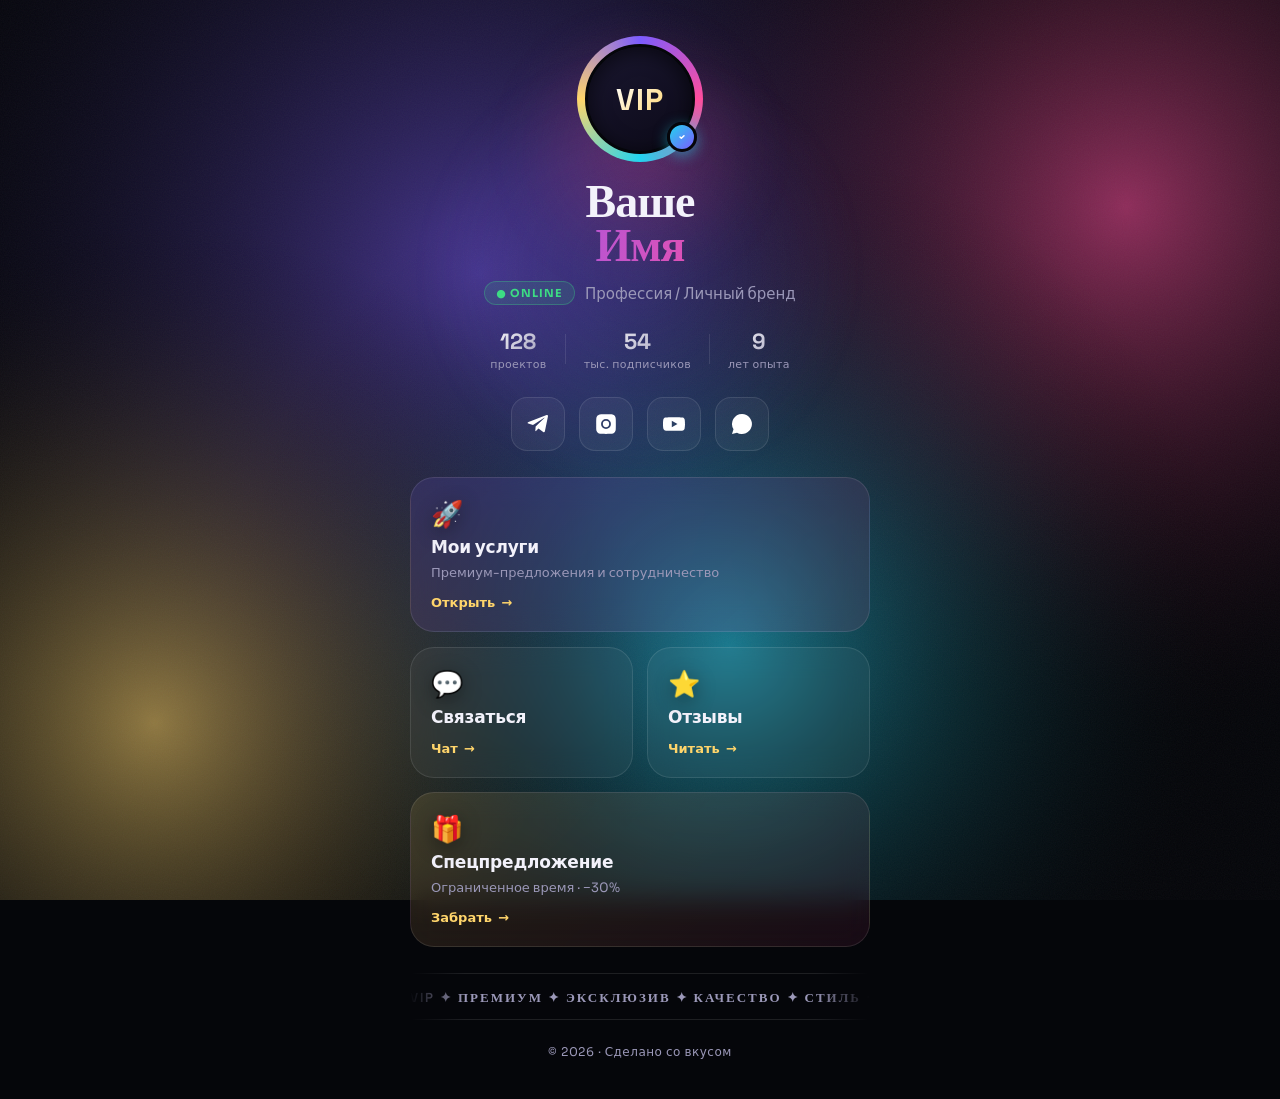
<file: taplink/index.html>
<!DOCTYPE html>
<html lang="ru">
<head>
<meta charset="UTF-8" />
<meta name="viewport" content="width=device-width, initial-scale=1.0, viewport-fit=cover" />
<title>VIP · Link in Bio</title>
<link rel="preconnect" href="https://fonts.googleapis.com" />
<link rel="preconnect" href="https://fonts.gstatic.com" crossorigin />
<link href="https://fonts.googleapis.com/css2?family=Sora:wght@400;500;600;700;800&family=Space+Grotesk:wght@500;600;700&display=swap" rel="stylesheet" />
<link rel="stylesheet" href="style.css" />
</head>
<body>

<!-- WebGL-style animated mesh gradient -->
<canvas id="mesh"></canvas>
<div class="noise"></div>
<div class="spotlight" id="spotlight"></div>

<div class="shell">
  <main class="stage">

    <!-- ===== HERO ===== -->
    <section class="hero">
      <div class="hero-glow"></div>

      <div class="ava" data-anim="1">
        <div class="ava-spin"></div>
        <div class="ava-core">
          <span>VIP</span>
        </div>
        <div class="ava-verify" title="Verified">
          <svg viewBox="0 0 24 24" fill="none"><path d="M9 12l2 2 4-4" stroke="#fff" stroke-width="2.2" stroke-linecap="round" stroke-linejoin="round"/></svg>
        </div>
      </div>

      <h1 class="title" data-anim="2">
        <span class="line">Ваше</span>
        <span class="line grad">Имя</span>
      </h1>

      <p class="tag" data-anim="3">
        <span class="tag-pill">● ONLINE</span>
        Профессия / Личный бренд
      </p>

      <div class="stats" data-anim="4">
        <div class="stat"><b data-count="128">0</b><span>проектов</span></div>
        <div class="stat-sep"></div>
        <div class="stat"><b data-count="54">0</b><span>тыс. подписчиков</span></div>
        <div class="stat-sep"></div>
        <div class="stat"><b data-count="9">0</b><span>лет опыта</span></div>
      </div>
    </section>

    <!-- ===== SOCIAL ICONS (magnetic) ===== -->
    <section class="socials" data-anim="5">
      <a href="#" class="mag soc-tg" data-mag aria-label="Telegram">
        <svg viewBox="0 0 24 24" fill="currentColor"><path d="M21.94 4.6 18.9 19.2c-.23 1.02-.84 1.27-1.7.79l-4.7-3.46-2.27 2.18c-.25.25-.46.46-.94.46l.33-4.78L18.4 6.1c.38-.34-.08-.53-.59-.19L6.97 12.9l-4.66-1.46c-1.01-.32-1.03-1.01.22-1.5L20.6 3.1c.85-.31 1.59.2 1.34 1.5z"/></svg>
      </a>
      <a href="#" class="mag soc-ig" data-mag aria-label="Instagram">
        <svg viewBox="0 0 24 24" fill="currentColor"><path d="M12 2.2c3.2 0 3.6 0 4.85.07 1.17.05 1.8.25 2.23.41.56.22.96.48 1.38.9.42.42.68.82.9 1.38.16.42.36 1.06.41 2.23.06 1.27.07 1.65.07 4.85s0 3.58-.07 4.85c-.05 1.17-.25 1.8-.41 2.23-.22.56-.48.96-.9 1.38-.42.42-.82.68-1.38.9-.42.16-1.06.36-2.23.41-1.27.06-1.65.07-4.85.07s-3.58 0-4.85-.07c-1.17-.05-1.8-.25-2.23-.41a3.8 3.8 0 0 1-1.38-.9 3.8 3.8 0 0 1-.9-1.38c-.16-.42-.36-1.06-.41-2.23C2.21 15.58 2.2 15.2 2.2 12s0-3.58.07-4.85c.05-1.17.25-1.8.41-2.23.22-.56.48-.96.9-1.38.42-.42.82-.68 1.38-.9.42-.16 1.06-.36 2.23-.41C8.42 2.21 8.8 2.2 12 2.2zm0 4.86A4.94 4.94 0 1 0 12 17a4.94 4.94 0 0 0 0-9.88zm0 1.8a3.14 3.14 0 1 1 0 6.28 3.14 3.14 0 0 1 0-6.28zm5.14-1.04a1.15 1.15 0 1 1-2.3 0 1.15 1.15 0 0 1 2.3 0z"/></svg>
      </a>
      <a href="#" class="mag soc-yt" data-mag aria-label="YouTube">
        <svg viewBox="0 0 24 24" fill="currentColor"><path d="M23 12s0-3.2-.4-4.7c-.2-.8-.9-1.5-1.7-1.7C19.4 5.2 12 5.2 12 5.2s-7.4 0-8.9.4c-.8.2-1.5.9-1.7 1.7C1 8.8 1 12 1 12s0 3.2.4 4.7c.2.8.9 1.5 1.7 1.7 1.5.4 8.9.4 8.9.4s7.4 0 8.9-.4c.8-.2 1.5-.9 1.7-1.7.4-1.5.4-4.7.4-4.7zM9.8 15.3V8.7l5.7 3.3-5.7 3.3z"/></svg>
      </a>
      <a href="#" class="mag soc-wa" data-mag aria-label="WhatsApp">
        <svg viewBox="0 0 24 24" fill="currentColor"><path d="M17.5 14.4c-.3-.1-1.7-.8-1.9-.9-.3-.1-.5-.1-.7.1-.2.3-.7.9-.9 1.1-.2.2-.3.2-.6.1-1.6-.8-2.6-1.4-3.7-3.2-.3-.5.3-.5.8-1.5.1-.2 0-.4 0-.5 0-.1-.7-1.6-.9-2.2-.2-.6-.5-.5-.7-.5h-.6c-.2 0-.5.1-.8.4-.3.3-1 1-1 2.5s1.1 2.9 1.2 3.1c.2.2 2.1 3.3 5.2 4.6 2 .8 2.7.9 3.7.8.6-.1 1.7-.7 2-1.4.2-.7.2-1.2.2-1.4-.1-.1-.3-.2-.6-.3zM12 2A10 10 0 0 0 3.5 17.2L2 22l5-1.3A10 10 0 1 0 12 2z"/></svg>
      </a>
    </section>

    <!-- ===== BENTO GRID ===== -->
    <section class="bento">

      <a href="#" class="cell big mag" data-mag data-anim="6">
        <div class="cell-shine"></div>
        <span class="emoji">🚀</span>
        <h3>Мои услуги</h3>
        <p>Премиум-предложения и сотрудничество</p>
        <span class="go">Открыть <i>→</i></span>
      </a>

      <a href="#" class="cell mag" data-mag data-anim="7">
        <span class="emoji">💬</span>
        <h3>Связаться</h3>
        <span class="go">Чат <i>→</i></span>
      </a>

      <a href="#" class="cell mag" data-mag data-anim="8">
        <span class="emoji">⭐</span>
        <h3>Отзывы</h3>
        <span class="go">Читать <i>→</i></span>
      </a>

      <a href="#" class="cell wide mag" data-mag data-anim="9">
        <div class="cell-shine"></div>
        <span class="emoji">🎁</span>
        <h3>Спецпредложение</h3>
        <p>Ограниченное время · −30%</p>
        <span class="go">Забрать <i>→</i></span>
      </a>

    </section>

    <!-- ===== MARQUEE ===== -->
    <div class="marquee" data-anim="10">
      <div class="marquee-track">
        <span>VIP ✦ ПРЕМИУМ ✦ ЭКСКЛЮЗИВ ✦ КАЧЕСТВО ✦ СТИЛЬ ✦ VIP ✦ ПРЕМИУМ ✦ ЭКСКЛЮЗИВ ✦ КАЧЕСТВО ✦ СТИЛЬ ✦</span>
      </div>
    </div>

    <footer class="foot" data-anim="11">© 2026 · Сделано со вкусом</footer>
  </main>
</div>

<script src="script.js"></script>
</body>
</html>
</file>
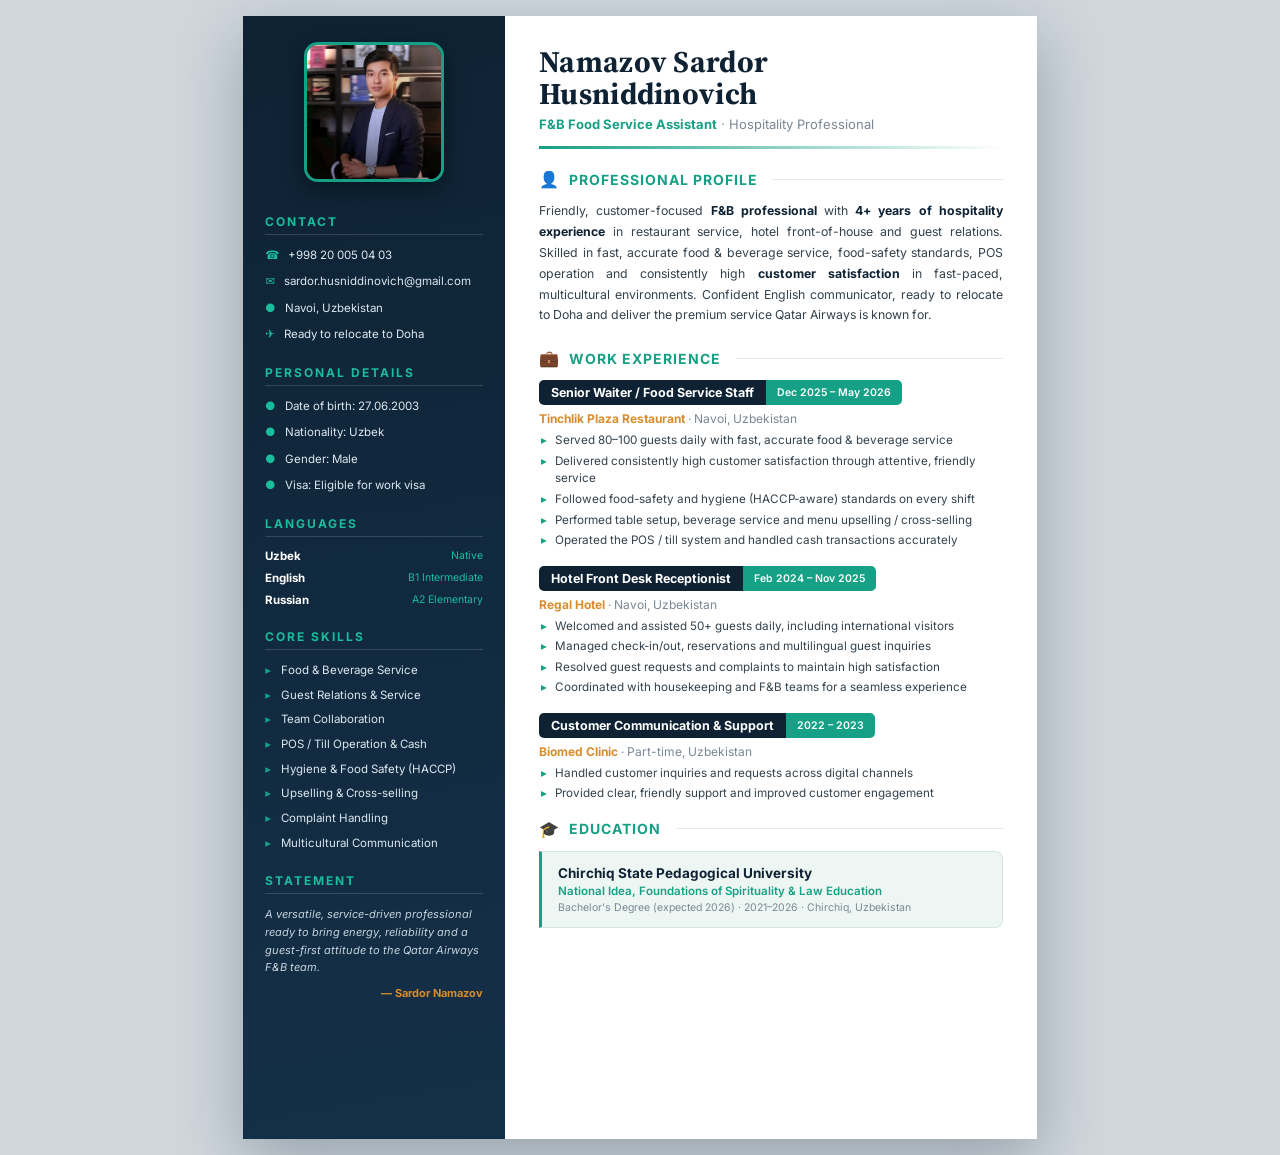
<file: cv/Sardor_Namazov_CV_QatarAirways.html>
<!DOCTYPE html>
<html lang="en">
<head>
<meta charset="UTF-8" />
<meta name="viewport" content="width=device-width, initial-scale=1.0" />
<title>Sardor Namazov - Qatar Airways CV</title>
<link rel="preconnect" href="https://fonts.googleapis.com">
<link rel="preconnect" href="https://fonts.gstatic.com" crossorigin>
<link href="https://fonts.googleapis.com/css2?family=Source+Serif+4:wght@600;700&family=Inter:wght@400;500;600;700&display=swap" rel="stylesheet">
<style>
@page{ size:A4; margin:0; }
*{ margin:0; padding:0; box-sizing:border-box; }
:root{
  --navy:#0e2233; --navy2:#143049; --teal:#16a085; --teal2:#1abc9c;
  --gold:#d98c2b; --ink:#1e2a35; --grey:#7a8794; --line:#e3e9ee; --soft:#eef6f4;
}
body{ font-family:'Inter',system-ui,sans-serif; color:var(--ink); background:#cfd6dc;
  -webkit-print-color-adjust:exact; print-color-adjust:exact; }
.page{ width:210mm; min-height:297mm; margin:16px auto; background:#fff; display:flex;
  box-shadow:0 22px 60px rgba(14,34,51,.28); overflow:hidden; }

/* sidebar */
.side{ width:33%; background:linear-gradient(170deg,#0e2233,#143049); color:#dce7ef; padding:0 0 26px; }
.photo-wrap{ padding:26px 22px 10px; text-align:center; }
.photo{ width:140px; height:140px; margin:0 auto; border-radius:14px; overflow:hidden;
  border:3px solid var(--teal); box-shadow:0 8px 22px rgba(0,0,0,.4); }
.photo img{ width:100%; height:100%; object-fit:cover; }
.sblk{ padding:0 22px; margin-top:22px; }
.sh{ font-size:12px; font-weight:700; letter-spacing:2px; text-transform:uppercase; color:var(--teal2);
  margin-bottom:12px; padding-bottom:5px; border-bottom:1px solid rgba(255,255,255,.15); }
.ctc{ font-size:11.5px; line-height:1.5; margin-bottom:9px; display:flex; gap:9px; align-items:flex-start; word-break:break-word; }
.ctc .i{ color:var(--teal2); flex:none; }
.side ul{ list-style:none; }
.side li{ font-size:11.5px; line-height:1.45; padding-left:16px; position:relative; margin-bottom:8px; color:#dce7ef; }
.side li::before{ content:"\25B8"; color:var(--teal); position:absolute; left:0; }
.lang{ font-size:11.5px; margin-bottom:8px; display:flex; justify-content:space-between; }
.lang b{ color:#fff; } .lang em{ font-style:normal; color:var(--teal2); font-size:10.5px; }
.stmt{ font-size:11px; line-height:1.6; font-style:italic; color:#c6d3dd; }
.stmt .by{ display:block; margin-top:8px; font-style:normal; color:var(--gold); font-weight:700; text-align:right; }

/* main */
.main{ width:67%; padding:30px 34px; }
.name{ font-family:'Source Serif 4',serif; font-size:30px; font-weight:700; color:var(--navy); line-height:1.05; letter-spacing:.3px; }
.subtitle{ margin-top:7px; font-size:13px; }
.subtitle b{ color:var(--teal); font-weight:700; }
.subtitle span{ color:var(--grey); }
.rule{ height:3px; background:linear-gradient(90deg,var(--teal),transparent); margin:14px 0 20px; }
.mh{ font-size:14px; font-weight:700; letter-spacing:1px; text-transform:uppercase; color:var(--teal);
  display:flex; align-items:center; gap:9px; margin:0 0 12px; }
.mh .ic{ font-size:16px; }
.mh::after{ content:""; flex:1; height:1px; background:var(--line); margin-left:6px; }
.profile{ font-size:12.3px; line-height:1.7; color:#33414c; text-align:justify; margin-bottom:22px; }
.profile b{ color:var(--navy); }

.job{ margin-bottom:16px; }
.j-head{ display:flex; align-items:stretch; gap:0; margin-bottom:6px; }
.j-title{ background:var(--navy); color:#fff; font-size:12.5px; font-weight:700; padding:5px 12px; border-radius:5px 0 0 5px; white-space:nowrap; }
.j-date{ background:var(--teal); color:#fff; font-size:10.5px; font-weight:600; padding:5px 11px; border-radius:0 5px 5px 0; display:flex; align-items:center; }
.j-org{ font-size:12px; margin-bottom:6px; }
.j-org b{ color:var(--gold); } .j-org span{ color:var(--grey); }
.job ul{ list-style:none; }
.job li{ font-size:11.7px; line-height:1.5; color:#33414c; padding-left:16px; position:relative; margin-bottom:3px; }
.job li::before{ content:"\25B8"; color:var(--teal); position:absolute; left:2px; }

.edu{ background:var(--soft); border:1px solid #d4e7e2; border-left:3px solid var(--teal); border-radius:0 8px 8px 0; padding:13px 16px; }
.edu .uni{ font-size:13.5px; font-weight:700; color:var(--navy); }
.edu .deg{ font-size:11.5px; color:var(--teal); font-weight:600; margin:3px 0; }
.edu .meta{ font-size:10.5px; color:var(--grey); }
@media print{ body{background:#fff;} .page{margin:0;box-shadow:none;} }
</style>
</head>
<body>
<div class="page">
  <aside class="side">
    <div class="photo-wrap"><div class="photo"><img src="[data-uri]" alt="Sardor Namazov"></div></div>

    <div class="sblk">
      <div class="sh">Contact</div>
      <div class="ctc"><span class="i">&#9742;</span>+998 20 005 04 03</div>
      <div class="ctc"><span class="i">&#9993;</span>sardor.husniddinovich@gmail.com</div>
      <div class="ctc"><span class="i">&#9679;</span>Navoi, Uzbekistan</div>
      <div class="ctc"><span class="i">&#9992;</span>Ready to relocate to Doha</div>
    </div>

    <div class="sblk">
      <div class="sh">Personal Details</div>
      <div class="ctc"><span class="i">&#9679;</span>Date of birth: 27.06.2003</div>
      <div class="ctc"><span class="i">&#9679;</span>Nationality: Uzbek</div>
      <div class="ctc"><span class="i">&#9679;</span>Gender: Male</div>
      <div class="ctc"><span class="i">&#9679;</span>Visa: Eligible for work visa</div>
    </div>

    <div class="sblk">
      <div class="sh">Languages</div>
      <div class="lang"><b>Uzbek</b><em>Native</em></div>
      <div class="lang"><b>English</b><em>B1 Intermediate</em></div>
      <div class="lang"><b>Russian</b><em>A2 Elementary</em></div>
    </div>

    <div class="sblk">
      <div class="sh">Core Skills</div>
      <ul><li>Food & Beverage Service</li><li>Guest Relations & Service</li><li>Team Collaboration</li><li>POS / Till Operation & Cash</li><li>Hygiene & Food Safety (HACCP)</li><li>Upselling & Cross-selling</li><li>Complaint Handling</li><li>Multicultural Communication</li></ul>
    </div>

    <div class="sblk">
      <div class="sh">Statement</div>
      <p class="stmt">A versatile, service-driven professional ready to bring energy, reliability and a guest-first attitude to the Qatar Airways F&amp;B team.<span class="by">&mdash; Sardor Namazov</span></p>
    </div>
  </aside>

  <main class="main">
    <div class="name">Namazov Sardor<br>Husniddinovich</div>
    <div class="subtitle"><b>F&amp;B Food Service Assistant</b> <span>&middot; Hospitality Professional</span></div>
    <div class="rule"></div>

    <div class="mh"><span class="ic">&#128100;</span>Professional Profile</div>
    <p class="profile">Friendly, customer-focused <b>F&amp;B professional</b> with <b>4+ years of hospitality experience</b> in restaurant service, hotel front-of-house and guest relations. Skilled in fast, accurate food &amp; beverage service, food-safety standards, POS operation and consistently high <b>customer satisfaction</b> in fast-paced, multicultural environments. Confident English communicator, ready to relocate to Doha and deliver the premium service Qatar Airways is known for.</p>

    <div class="mh"><span class="ic">&#128188;</span>Work Experience</div>

    <div class="job">
      <div class="j-head"><span class="j-title">Senior Waiter / Food Service Staff</span><span class="j-date">Dec 2025 &ndash; May 2026</span></div>
      <div class="j-org"><b>Tinchlik Plaza Restaurant</b> <span>&middot; Navoi, Uzbekistan</span></div>
      <ul>
        <li>Served 80&ndash;100 guests daily with fast, accurate food &amp; beverage service</li>
        <li>Delivered consistently high customer satisfaction through attentive, friendly service</li>
        <li>Followed food-safety and hygiene (HACCP-aware) standards on every shift</li>
        <li>Performed table setup, beverage service and menu upselling / cross-selling</li>
        <li>Operated the POS / till system and handled cash transactions accurately</li>
      </ul>
    </div>

    <div class="job">
      <div class="j-head"><span class="j-title">Hotel Front Desk Receptionist</span><span class="j-date">Feb 2024 &ndash; Nov 2025</span></div>
      <div class="j-org"><b>Regal Hotel</b> <span>&middot; Navoi, Uzbekistan</span></div>
      <ul>
        <li>Welcomed and assisted 50+ guests daily, including international visitors</li>
        <li>Managed check-in/out, reservations and multilingual guest inquiries</li>
        <li>Resolved guest requests and complaints to maintain high satisfaction</li>
        <li>Coordinated with housekeeping and F&amp;B teams for a seamless experience</li>
      </ul>
    </div>

    <div class="job">
      <div class="j-head"><span class="j-title">Customer Communication &amp; Support</span><span class="j-date">2022 &ndash; 2023</span></div>
      <div class="j-org"><b>Biomed Clinic</b> <span>&middot; Part-time, Uzbekistan</span></div>
      <ul>
        <li>Handled customer inquiries and requests across digital channels</li>
        <li>Provided clear, friendly support and improved customer engagement</li>
      </ul>
    </div>

    <div class="mh"><span class="ic">&#127891;</span>Education</div>
    <div class="edu">
      <div class="uni">Chirchiq State Pedagogical University</div>
      <div class="deg">National Idea, Foundations of Spirituality &amp; Law Education</div>
      <div class="meta">Bachelor's Degree (expected 2026) &middot; 2021&ndash;2026 &middot; Chirchiq, Uzbekistan</div>
    </div>
  </main>
</div>
</body>
</html>
</file>
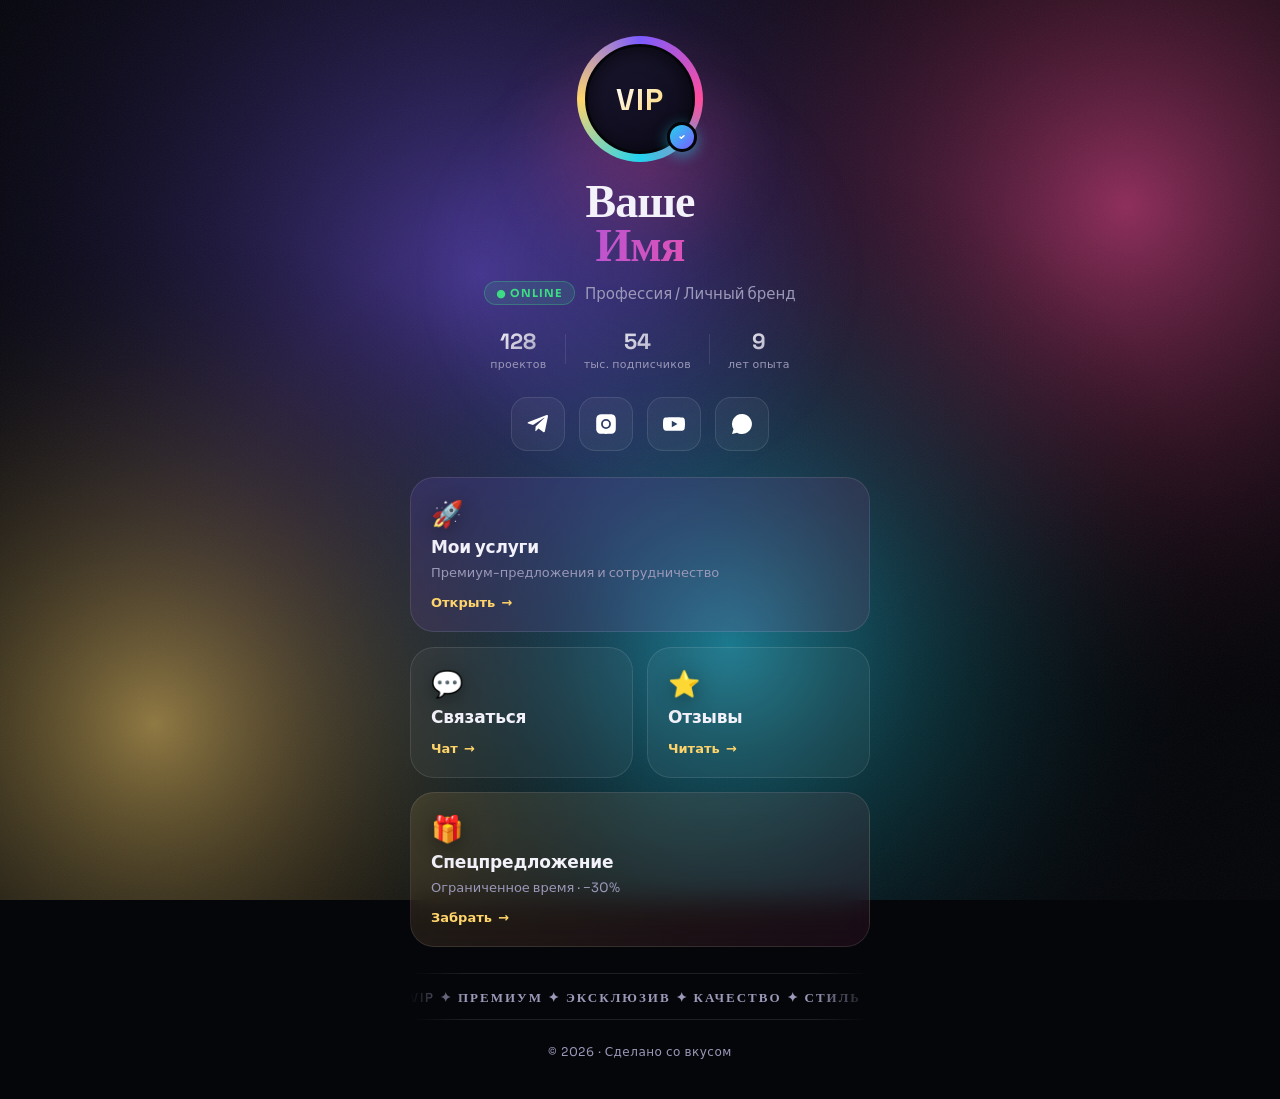
<file: taplink/vip.html>
<!DOCTYPE html>
<html lang="ru">
<head>
<meta charset="UTF-8" />
<meta name="viewport" content="width=device-width, initial-scale=1.0, viewport-fit=cover" />
<title>VIP · Link in Bio</title>
<link rel="preconnect" href="https://fonts.googleapis.com" />
<link rel="preconnect" href="https://fonts.gstatic.com" crossorigin />
<link href="https://fonts.googleapis.com/css2?family=Sora:wght@400;500;600;700;800&family=Space+Grotesk:wght@500;600;700&display=swap" rel="stylesheet" />
<style>
:root{
  --bg:#05060a;--txt:#f3f2fb;--dim:#9b98b8;
  --c1:#7c5cff;--c2:#ff4d9d;--c3:#22d3ee;--c4:#ffd56b;
  --card:rgba(255,255,255,.045);--brd:rgba(255,255,255,.10);--r:24px;
}
*{margin:0;padding:0;box-sizing:border-box}
html,body{height:100%}
body{font-family:'Sora',system-ui,sans-serif;background:var(--bg);color:var(--txt);min-height:100dvh;overflow-x:hidden;-webkit-font-smoothing:antialiased;-webkit-tap-highlight-color:transparent;cursor:default}
#mesh{position:fixed;inset:0;z-index:-3;width:100%;height:100%}
.noise{position:fixed;inset:0;z-index:-2;opacity:.045;pointer-events:none;background-image:url("data:image/svg+xml,%3Csvg xmlns='http://www.w3.org/2000/svg' width='140' height='140'%3E%3Cfilter id='n'%3E%3CfeTurbulence type='fractalNoise' baseFrequency='.85' numOctaves='3'/%3E%3C/filter%3E%3Crect width='100%25' height='100%25' filter='url(%23n)'/%3E%3C/svg%3E")}
.spotlight{position:fixed;z-index:-1;width:520px;height:520px;border-radius:50%;background:radial-gradient(circle,rgba(124,92,255,.18),transparent 60%);transform:translate(-50%,-50%);pointer-events:none;left:50%;top:30%;transition:opacity .4s;filter:blur(10px)}
.shell{min-height:100dvh;display:flex;align-items:center;justify-content:center;padding:40px 18px}
.stage{width:100%;max-width:460px}
.hero{position:relative;text-align:center;margin-bottom:26px}
.hero-glow{position:absolute;top:-30px;left:50%;transform:translateX(-50%);width:280px;height:280px;border-radius:50%;background:radial-gradient(circle,rgba(255,77,157,.25),transparent 65%);filter:blur(20px);z-index:-1}
.ava{position:relative;width:118px;height:118px;margin:0 auto 22px}
.ava-spin{position:absolute;inset:-4px;border-radius:50%;background:conic-gradient(from 0deg,var(--c1),var(--c2),var(--c3),var(--c4),var(--c1));animation:spin 5s linear infinite}
.ava-core{position:absolute;inset:4px;border-radius:50%;overflow:hidden;background:linear-gradient(150deg,#1a1730,#0c0a18);display:flex;align-items:center;justify-content:center;border:3px solid var(--bg);box-shadow:inset 0 4px 20px rgba(0,0,0,.6)}
.ava-core img{width:100%;height:100%;object-fit:cover}
.ava-core span{font-family:'Space Grotesk';font-weight:700;font-size:30px;letter-spacing:1px;background:linear-gradient(135deg,#fff,var(--c4));-webkit-background-clip:text;background-clip:text;color:transparent}
.ava-verify{position:absolute;right:2px;bottom:6px;width:30px;height:30px;border-radius:50%;background:linear-gradient(135deg,var(--c3),var(--c1));display:flex;align-items:center;justify-content:center;border:3px solid var(--bg);box-shadow:0 4px 14px rgba(34,211,238,.5)}
.ava-verify svg{width:16px;height:16px}
@keyframes spin{to{transform:rotate(360deg)}}
.title{font-family:'Space Grotesk';font-weight:700;font-size:46px;line-height:.95;letter-spacing:-1px}
.title .line{display:block}
.title .grad{background:linear-gradient(100deg,var(--c1),var(--c2),var(--c4),var(--c1));background-size:250% 100%;-webkit-background-clip:text;background-clip:text;color:transparent;animation:flow 5s ease infinite}
@keyframes flow{0%,100%{background-position:0% 50%}50%{background-position:100% 50%}}
.tag{margin-top:14px;font-size:15px;color:var(--dim);display:flex;align-items:center;justify-content:center;gap:10px;flex-wrap:wrap}
.tag-pill{font-size:11px;font-weight:700;letter-spacing:1px;color:#3ddc84;padding:4px 11px;border-radius:30px;background:rgba(61,220,132,.12);border:1px solid rgba(61,220,132,.3)}
.stats{display:flex;align-items:center;justify-content:center;gap:18px;margin-top:22px}
.stat{display:flex;flex-direction:column;gap:2px}
.stat b{font-family:'Space Grotesk';font-size:22px;font-weight:700;background:linear-gradient(135deg,#fff,var(--dim));-webkit-background-clip:text;background-clip:text;color:transparent}
.stat span{font-size:11px;color:var(--dim);letter-spacing:.3px}
.stat-sep{width:1px;height:30px;background:var(--brd)}
.socials{display:flex;justify-content:center;gap:14px;margin-bottom:26px}
.mag{will-change:transform}
.socials .mag{width:54px;height:54px;border-radius:16px;display:flex;align-items:center;justify-content:center;color:#fff;text-decoration:none;position:relative;overflow:hidden;border:1px solid var(--brd);background:var(--card);transition:box-shadow .35s,border-color .35s}
.socials .mag svg{width:24px;height:24px;z-index:1}
.socials .mag::before{content:"";position:absolute;inset:0;opacity:0;transition:opacity .35s}
.soc-tg::before{background:linear-gradient(135deg,#3aa3ff,#2b7dd6)}
.soc-ig::before{background:linear-gradient(135deg,#feda75,#fa7e1e,#d62976,#962fbf)}
.soc-yt::before{background:linear-gradient(135deg,#ff4e45,#c4302b)}
.soc-wa::before{background:linear-gradient(135deg,#25d366,#128c7e)}
.socials .mag:hover::before{opacity:1}
.soc-tg:hover{box-shadow:0 12px 30px rgba(43,125,214,.5)}
.soc-ig:hover{box-shadow:0 12px 30px rgba(214,41,118,.5)}
.soc-yt:hover{box-shadow:0 12px 30px rgba(196,48,43,.5)}
.soc-wa:hover{box-shadow:0 12px 30px rgba(37,211,102,.5)}
.bento{display:grid;grid-template-columns:1fr 1fr;gap:14px;margin-bottom:26px}
.cell{position:relative;overflow:hidden;text-decoration:none;color:var(--txt);background:var(--card);border:1px solid var(--brd);border-radius:var(--r);padding:20px;display:flex;flex-direction:column;gap:6px;min-height:120px;justify-content:flex-end;backdrop-filter:blur(14px);-webkit-backdrop-filter:blur(14px);transition:transform .4s cubic-bezier(.16,1,.3,1),border-color .4s,background .4s;will-change:transform}
.cell.big{grid-column:1 / -1;min-height:150px}
.cell.wide{grid-column:1 / -1;min-height:110px}
.cell .emoji{font-size:26px;filter:drop-shadow(0 4px 10px rgba(0,0,0,.4))}
.cell h3{font-size:17px;font-weight:600;letter-spacing:-.2px}
.cell p{font-size:13px;color:var(--dim);line-height:1.4}
.cell .go{margin-top:6px;font-size:13px;font-weight:600;color:var(--c4);display:inline-flex;align-items:center;gap:6px}
.cell .go i{transition:transform .3s;font-style:normal}
.cell:hover{border-color:rgba(124,92,255,.6);background:rgba(124,92,255,.07)}
.cell:hover .go i{transform:translateX(5px)}
.cell-shine{position:absolute;inset:0;opacity:0;transition:opacity .4s;pointer-events:none;background:radial-gradient(400px circle at var(--mx,50%) var(--my,50%),rgba(255,255,255,.10),transparent 45%)}
.cell:hover .cell-shine{opacity:1}
.cell.big{background:linear-gradient(135deg,rgba(124,92,255,.14),rgba(255,77,157,.1))}
.cell.wide{background:linear-gradient(135deg,rgba(255,213,107,.12),rgba(255,77,157,.08))}
.marquee{overflow:hidden;border-top:1px solid var(--brd);border-bottom:1px solid var(--brd);padding:12px 0;margin-bottom:24px;-webkit-mask:linear-gradient(90deg,transparent,#000 12%,#000 88%,transparent)}
.marquee-track{display:inline-block;white-space:nowrap;animation:scroll 18s linear infinite;font-family:'Space Grotesk';font-weight:600;font-size:13px;letter-spacing:2px;color:var(--dim)}
@keyframes scroll{to{transform:translateX(-50%)}}
.foot{text-align:center;font-size:12px;color:var(--dim);opacity:.6;letter-spacing:.5px}
[data-anim]{opacity:0;transform:translateY(26px);filter:blur(6px)}
.in[data-anim]{opacity:1;transform:none;filter:none;transition:opacity .8s cubic-bezier(.16,1,.3,1),transform .8s cubic-bezier(.16,1,.3,1),filter .8s}
.in[data-anim="1"]{transition-delay:.05s}.in[data-anim="2"]{transition-delay:.13s}.in[data-anim="3"]{transition-delay:.2s}.in[data-anim="4"]{transition-delay:.27s}.in[data-anim="5"]{transition-delay:.34s}.in[data-anim="6"]{transition-delay:.41s}.in[data-anim="7"]{transition-delay:.47s}.in[data-anim="8"]{transition-delay:.53s}.in[data-anim="9"]{transition-delay:.59s}.in[data-anim="10"]{transition-delay:.65s}.in[data-anim="11"]{transition-delay:.71s}
@media(max-width:430px){.title{font-size:40px}.stats{gap:13px}.stat b{font-size:19px}}
@media(prefers-reduced-motion:reduce){*{animation:none!important;transition:none!important}[data-anim]{opacity:1;transform:none;filter:none}}
</style>
</head>
<body>
<canvas id="mesh"></canvas>
<div class="noise"></div>
<div class="spotlight" id="spotlight"></div>
<div class="shell">
  <main class="stage">
    <section class="hero">
      <div class="hero-glow"></div>
      <div class="ava" data-anim="1">
        <div class="ava-spin"></div>
        <div class="ava-core"><span>VIP</span></div>
        <div class="ava-verify"><svg viewBox="0 0 24 24" fill="none"><path d="M9 12l2 2 4-4" stroke="#fff" stroke-width="2.2" stroke-linecap="round" stroke-linejoin="round"/></svg></div>
      </div>
      <h1 class="title" data-anim="2"><span class="line">Ваше</span><span class="line grad">Имя</span></h1>
      <p class="tag" data-anim="3"><span class="tag-pill">● ONLINE</span>Профессия / Личный бренд</p>
      <div class="stats" data-anim="4">
        <div class="stat"><b data-count="128">0</b><span>проектов</span></div>
        <div class="stat-sep"></div>
        <div class="stat"><b data-count="54">0</b><span>тыс. подписчиков</span></div>
        <div class="stat-sep"></div>
        <div class="stat"><b data-count="9">0</b><span>лет опыта</span></div>
      </div>
    </section>
    <section class="socials" data-anim="5">
      <a href="#" class="mag soc-tg" data-mag aria-label="Telegram"><svg viewBox="0 0 24 24" fill="currentColor"><path d="M21.94 4.6 18.9 19.2c-.23 1.02-.84 1.27-1.7.79l-4.7-3.46-2.27 2.18c-.25.25-.46.46-.94.46l.33-4.78L18.4 6.1c.38-.34-.08-.53-.59-.19L6.97 12.9l-4.66-1.46c-1.01-.32-1.03-1.01.22-1.5L20.6 3.1c.85-.31 1.59.2 1.34 1.5z"/></svg></a>
      <a href="#" class="mag soc-ig" data-mag aria-label="Instagram"><svg viewBox="0 0 24 24" fill="currentColor"><path d="M12 2.2c3.2 0 3.6 0 4.85.07 1.17.05 1.8.25 2.23.41.56.22.96.48 1.38.9.42.42.68.82.9 1.38.16.42.36 1.06.41 2.23.06 1.27.07 1.65.07 4.85s0 3.58-.07 4.85c-.05 1.17-.25 1.8-.41 2.23-.22.56-.48.96-.9 1.38-.42.42-.82.68-1.38.9-.42.16-1.06.36-2.23.41-1.27.06-1.65.07-4.85.07s-3.58 0-4.85-.07c-1.17-.05-1.8-.25-2.23-.41a3.8 3.8 0 0 1-1.38-.9 3.8 3.8 0 0 1-.9-1.38c-.16-.42-.36-1.06-.41-2.23C2.21 15.58 2.2 15.2 2.2 12s0-3.58.07-4.85c.05-1.17.25-1.8.41-2.23.22-.56.48-.96.9-1.38.42-.42.82-.68 1.38-.9.42-.16 1.06-.36 2.23-.41C8.42 2.21 8.8 2.2 12 2.2zm0 4.86A4.94 4.94 0 1 0 12 17a4.94 4.94 0 0 0 0-9.88zm0 1.8a3.14 3.14 0 1 1 0 6.28 3.14 3.14 0 0 1 0-6.28zm5.14-1.04a1.15 1.15 0 1 1-2.3 0 1.15 1.15 0 0 1 2.3 0z"/></svg></a>
      <a href="#" class="mag soc-yt" data-mag aria-label="YouTube"><svg viewBox="0 0 24 24" fill="currentColor"><path d="M23 12s0-3.2-.4-4.7c-.2-.8-.9-1.5-1.7-1.7C19.4 5.2 12 5.2 12 5.2s-7.4 0-8.9.4c-.8.2-1.5.9-1.7 1.7C1 8.8 1 12 1 12s0 3.2.4 4.7c.2.8.9 1.5 1.7 1.7 1.5.4 8.9.4 8.9.4s7.4 0 8.9-.4c.8-.2 1.5-.9 1.7-1.7.4-1.5.4-4.7.4-4.7zM9.8 15.3V8.7l5.7 3.3-5.7 3.3z"/></svg></a>
      <a href="#" class="mag soc-wa" data-mag aria-label="WhatsApp"><svg viewBox="0 0 24 24" fill="currentColor"><path d="M17.5 14.4c-.3-.1-1.7-.8-1.9-.9-.3-.1-.5-.1-.7.1-.2.3-.7.9-.9 1.1-.2.2-.3.2-.6.1-1.6-.8-2.6-1.4-3.7-3.2-.3-.5.3-.5.8-1.5.1-.2 0-.4 0-.5 0-.1-.7-1.6-.9-2.2-.2-.6-.5-.5-.7-.5h-.6c-.2 0-.5.1-.8.4-.3.3-1 1-1 2.5s1.1 2.9 1.2 3.1c.2.2 2.1 3.3 5.2 4.6 2 .8 2.7.9 3.7.8.6-.1 1.7-.7 2-1.4.2-.7.2-1.2.2-1.4-.1-.1-.3-.2-.6-.3zM12 2A10 10 0 0 0 3.5 17.2L2 22l5-1.3A10 10 0 1 0 12 2z"/></svg></a>
    </section>
    <section class="bento">
      <a href="#" class="cell big mag" data-mag data-anim="6"><div class="cell-shine"></div><span class="emoji">🚀</span><h3>Мои услуги</h3><p>Премиум-предложения и сотрудничество</p><span class="go">Открыть <i>→</i></span></a>
      <a href="#" class="cell mag" data-mag data-anim="7"><span class="emoji">💬</span><h3>Связаться</h3><span class="go">Чат <i>→</i></span></a>
      <a href="#" class="cell mag" data-mag data-anim="8"><span class="emoji">⭐</span><h3>Отзывы</h3><span class="go">Читать <i>→</i></span></a>
      <a href="#" class="cell wide mag" data-mag data-anim="9"><div class="cell-shine"></div><span class="emoji">🎁</span><h3>Спецпредложение</h3><p>Ограниченное время · −30%</p><span class="go">Забрать <i>→</i></span></a>
    </section>
    <div class="marquee" data-anim="10"><div class="marquee-track"><span>VIP ✦ ПРЕМИУМ ✦ ЭКСКЛЮЗИВ ✦ КАЧЕСТВО ✦ СТИЛЬ ✦ VIP ✦ ПРЕМИУМ ✦ ЭКСКЛЮЗИВ ✦ КАЧЕСТВО ✦ СТИЛЬ ✦</span></div></div>
    <footer class="foot" data-anim="11">© 2026 · Сделано со вкусом</footer>
  </main>
</div>
<script>
(function(){var cv=document.getElementById('mesh'),ctx=cv.getContext('2d'),w,h,t=0;var blobs=[{c:[124,92,255],r:.55,ox:.25,oy:.30,sx:.6,sy:.5},{c:[255,77,157],r:.50,ox:.75,oy:.25,sx:.5,sy:.7},{c:[34,211,238],r:.45,ox:.70,oy:.78,sx:.7,sy:.4},{c:[255,213,107],r:.40,ox:.25,oy:.80,sx:.4,sy:.6}];function resize(){w=cv.width=innerWidth;h=cv.height=innerHeight}function draw(){t+=.0032;ctx.clearRect(0,0,w,h);ctx.fillStyle='#05060a';ctx.fillRect(0,0,w,h);var m=Math.max(w,h);for(var i=0;i<blobs.length;i++){var b=blobs[i];var x=(b.ox+Math.sin(t*b.sx+b.oy*6)*.13)*w;var y=(b.oy+Math.cos(t*b.sy+b.ox*6)*.13)*h;var rad=b.r*m*(.85+Math.sin(t+b.ox*4)*.15);var g=ctx.createRadialGradient(x,y,0,x,y,rad);g.addColorStop(0,'rgba('+b.c[0]+','+b.c[1]+','+b.c[2]+',0.55)');g.addColorStop(1,'rgba(0,0,0,0)');ctx.fillStyle=g;ctx.fillRect(0,0,w,h)}requestAnimationFrame(draw)}resize();draw();addEventListener('resize',resize)})();
(function(){var sp=document.getElementById('spotlight');if(matchMedia('(pointer:coarse)').matches){sp.style.opacity='.5';return}addEventListener('mousemove',function(e){sp.style.left=e.clientX+'px';sp.style.top=e.clientY+'px';var sh=document.querySelectorAll('.cell-shine');for(var i=0;i<sh.length;i++){var r=sh[i].parentElement.getBoundingClientRect();sh[i].style.setProperty('--mx',(e.clientX-r.left)+'px');sh[i].style.setProperty('--my',(e.clientY-r.top)+'px')}})})();
(function(){if(matchMedia('(pointer:coarse)').matches)return;var STR=.35;document.querySelectorAll('[data-mag]').forEach(function(el){el.addEventListener('mousemove',function(e){var r=el.getBoundingClientRect();var x=e.clientX-r.left-r.width/2;var y=e.clientY-r.top-r.height/2;el.style.transform='translate('+x*STR+'px,'+y*STR+'px)'});el.addEventListener('mouseleave',function(){el.style.transition='transform .5s cubic-bezier(.16,1,.3,1)';el.style.transform='translate(0,0)';setTimeout(function(){el.style.transition=''},500)})})})();
(function(){var els=document.querySelectorAll('[data-anim]');requestAnimationFrame(function(){els.forEach(function(el){el.classList.add('in')})})})();
(function(){var nums=document.querySelectorAll('[data-count]');function run(el){var target=+el.dataset.count,dur=1400,start=performance.now();function step(now){var p=Math.min((now-start)/dur,1);var e=1-Math.pow(1-p,3);el.textContent=Math.round(target*e);if(p<1)requestAnimationFrame(step)}requestAnimationFrame(step)}setTimeout(function(){nums.forEach(run)},700)})();
(function(){document.querySelectorAll('.cell, .socials .mag').forEach(function(b){b.addEventListener('click',function(e){var c=document.createElement('span');var d=Math.max(this.clientWidth,this.clientHeight);var r=this.getBoundingClientRect();c.style.cssText='position:absolute;border-radius:50%;transform:scale(0);background:rgba(255,255,255,.25);pointer-events:none;z-index:0;width:'+d+'px;height:'+d+'px;left:'+(e.clientX-r.left-d/2)+'px;top:'+(e.clientY-r.top-d/2)+'px;animation:rip .65s ease-out forwards;';this.appendChild(c);setTimeout(function(){c.remove()},650)})});var s=document.createElement('style');s.textContent='@keyframes rip{to{transform:scale(2.6);opacity:0}}';document.head.appendChild(s)})();
</script>
</body>
</html>
</file>
<file: taplink/style.css>
/* ============================================================
   VIP · Link in Bio — modern 2026 design
   ============================================================ */
:root{
  --bg:#05060a;
  --txt:#f3f2fb;
  --dim:#9b98b8;
  --c1:#7c5cff;   /* violet */
  --c2:#ff4d9d;   /* pink   */
  --c3:#22d3ee;   /* cyan   */
  --c4:#ffd56b;   /* gold   */
  --card:rgba(255,255,255,.045);
  --brd:rgba(255,255,255,.10);
  --r:24px;
}
*{margin:0;padding:0;box-sizing:border-box}
html,body{height:100%}
body{
  font-family:'Sora',system-ui,sans-serif;
  background:var(--bg);
  color:var(--txt);
  min-height:100dvh;
  overflow-x:hidden;
  -webkit-font-smoothing:antialiased;
  -webkit-tap-highlight-color:transparent;
  cursor:default;
}

/* ---------- background ---------- */
#mesh{position:fixed;inset:0;z-index:-3;width:100%;height:100%}
.noise{
  position:fixed;inset:0;z-index:-2;opacity:.045;pointer-events:none;
  background-image:url("data:image/svg+xml,%3Csvg xmlns='http://www.w3.org/2000/svg' width='140' height='140'%3E%3Cfilter id='n'%3E%3CfeTurbulence type='fractalNoise' baseFrequency='.85' numOctaves='3'/%3E%3C/filter%3E%3Crect width='100%25' height='100%25' filter='url(%23n)'/%3E%3C/svg%3E");
}
.spotlight{
  position:fixed;z-index:-1;width:520px;height:520px;border-radius:50%;
  background:radial-gradient(circle,rgba(124,92,255,.18),transparent 60%);
  transform:translate(-50%,-50%);pointer-events:none;left:50%;top:30%;
  transition:opacity .4s;filter:blur(10px);
}

/* ---------- layout ---------- */
.shell{min-height:100dvh;display:flex;align-items:center;justify-content:center;padding:40px 18px}
.stage{width:100%;max-width:460px}

/* ---------- hero ---------- */
.hero{position:relative;text-align:center;margin-bottom:26px}
.hero-glow{
  position:absolute;top:-30px;left:50%;transform:translateX(-50%);
  width:280px;height:280px;border-radius:50%;
  background:radial-gradient(circle,rgba(255,77,157,.25),transparent 65%);
  filter:blur(20px);z-index:-1;
}
.ava{position:relative;width:118px;height:118px;margin:0 auto 22px}
.ava-spin{
  position:absolute;inset:-4px;border-radius:50%;
  background:conic-gradient(from 0deg,var(--c1),var(--c2),var(--c3),var(--c4),var(--c1));
  animation:spin 5s linear infinite;
}
.ava-core{
  position:absolute;inset:4px;border-radius:50%;overflow:hidden;
  background:linear-gradient(150deg,#1a1730,#0c0a18);
  display:flex;align-items:center;justify-content:center;
  border:3px solid var(--bg);
  box-shadow:inset 0 4px 20px rgba(0,0,0,.6);
}
.ava-core img{width:100%;height:100%;object-fit:cover}
.ava-core span{
  font-family:'Space Grotesk';font-weight:700;font-size:30px;letter-spacing:1px;
  background:linear-gradient(135deg,#fff,var(--c4));-webkit-background-clip:text;background-clip:text;color:transparent;
}
.ava-verify{
  position:absolute;right:2px;bottom:6px;width:30px;height:30px;border-radius:50%;
  background:linear-gradient(135deg,var(--c3),var(--c1));
  display:flex;align-items:center;justify-content:center;
  border:3px solid var(--bg);box-shadow:0 4px 14px rgba(34,211,238,.5);
}
.ava-verify svg{width:16px;height:16px}
@keyframes spin{to{transform:rotate(360deg)}}

.title{font-family:'Space Grotesk';font-weight:700;font-size:46px;line-height:.95;letter-spacing:-1px}
.title .line{display:block}
.title .grad{
  background:linear-gradient(100deg,var(--c1),var(--c2),var(--c4),var(--c1));
  background-size:250% 100%;
  -webkit-background-clip:text;background-clip:text;color:transparent;
  animation:flow 5s ease infinite;
}
@keyframes flow{0%,100%{background-position:0% 50%}50%{background-position:100% 50%}}

.tag{margin-top:14px;font-size:15px;color:var(--dim);display:flex;align-items:center;justify-content:center;gap:10px;flex-wrap:wrap}
.tag-pill{
  font-size:11px;font-weight:700;letter-spacing:1px;color:#3ddc84;
  padding:4px 11px;border-radius:30px;
  background:rgba(61,220,132,.12);border:1px solid rgba(61,220,132,.3);
}

.stats{display:flex;align-items:center;justify-content:center;gap:18px;margin-top:22px}
.stat{display:flex;flex-direction:column;gap:2px}
.stat b{font-family:'Space Grotesk';font-size:22px;font-weight:700;background:linear-gradient(135deg,#fff,var(--dim));-webkit-background-clip:text;background-clip:text;color:transparent}
.stat span{font-size:11px;color:var(--dim);letter-spacing:.3px}
.stat-sep{width:1px;height:30px;background:var(--brd)}

/* ---------- socials ---------- */
.socials{display:flex;justify-content:center;gap:14px;margin-bottom:26px}
.mag{will-change:transform}
.socials .mag{
  width:54px;height:54px;border-radius:16px;
  display:flex;align-items:center;justify-content:center;
  color:#fff;text-decoration:none;position:relative;overflow:hidden;
  border:1px solid var(--brd);background:var(--card);
  transition:box-shadow .35s,border-color .35s;
}
.socials .mag svg{width:24px;height:24px;z-index:1}
.socials .mag::before{content:"";position:absolute;inset:0;opacity:0;transition:opacity .35s}
.soc-tg::before{background:linear-gradient(135deg,#3aa3ff,#2b7dd6)}
.soc-ig::before{background:linear-gradient(135deg,#feda75,#fa7e1e,#d62976,#962fbf)}
.soc-yt::before{background:linear-gradient(135deg,#ff4e45,#c4302b)}
.soc-wa::before{background:linear-gradient(135deg,#25d366,#128c7e)}
.socials .mag:hover::before{opacity:1}
.soc-tg:hover{box-shadow:0 12px 30px rgba(43,125,214,.5)}
.soc-ig:hover{box-shadow:0 12px 30px rgba(214,41,118,.5)}
.soc-yt:hover{box-shadow:0 12px 30px rgba(196,48,43,.5)}
.soc-wa:hover{box-shadow:0 12px 30px rgba(37,211,102,.5)}

/* ---------- bento grid ---------- */
.bento{display:grid;grid-template-columns:1fr 1fr;gap:14px;margin-bottom:26px}
.cell{
  position:relative;overflow:hidden;text-decoration:none;color:var(--txt);
  background:var(--card);border:1px solid var(--brd);border-radius:var(--r);
  padding:20px;display:flex;flex-direction:column;gap:6px;
  min-height:120px;justify-content:flex-end;
  backdrop-filter:blur(14px);-webkit-backdrop-filter:blur(14px);
  transition:transform .4s cubic-bezier(.16,1,.3,1),border-color .4s,background .4s;
  will-change:transform;
}
.cell.big{grid-column:1 / -1;min-height:150px}
.cell.wide{grid-column:1 / -1;min-height:110px}
.cell .emoji{font-size:26px;filter:drop-shadow(0 4px 10px rgba(0,0,0,.4))}
.cell h3{font-size:17px;font-weight:600;letter-spacing:-.2px}
.cell p{font-size:13px;color:var(--dim);line-height:1.4}
.cell .go{margin-top:6px;font-size:13px;font-weight:600;color:var(--c4);display:inline-flex;align-items:center;gap:6px}
.cell .go i{transition:transform .3s;font-style:normal}
.cell:hover{border-color:rgba(124,92,255,.6);background:rgba(124,92,255,.07)}
.cell:hover .go i{transform:translateX(5px)}
.cell-shine{
  position:absolute;inset:0;opacity:0;transition:opacity .4s;pointer-events:none;
  background:radial-gradient(400px circle at var(--mx,50%) var(--my,50%),rgba(255,255,255,.10),transparent 45%);
}
.cell:hover .cell-shine{opacity:1}
.cell.big{background:linear-gradient(135deg,rgba(124,92,255,.14),rgba(255,77,157,.1))}
.cell.wide{background:linear-gradient(135deg,rgba(255,213,107,.12),rgba(255,77,157,.08))}

/* ---------- marquee ---------- */
.marquee{overflow:hidden;border-top:1px solid var(--brd);border-bottom:1px solid var(--brd);padding:12px 0;margin-bottom:24px;-webkit-mask:linear-gradient(90deg,transparent,#000 12%,#000 88%,transparent)}
.marquee-track{display:inline-block;white-space:nowrap;animation:scroll 18s linear infinite;font-family:'Space Grotesk';font-weight:600;font-size:13px;letter-spacing:2px;color:var(--dim)}
@keyframes scroll{to{transform:translateX(-50%)}}

.foot{text-align:center;font-size:12px;color:var(--dim);opacity:.6;letter-spacing:.5px}

/* ---------- entrance ---------- */
[data-anim]{opacity:0;transform:translateY(26px);filter:blur(6px)}
.in[data-anim]{opacity:1;transform:none;filter:none;transition:opacity .8s cubic-bezier(.16,1,.3,1),transform .8s cubic-bezier(.16,1,.3,1),filter .8s}
.in[data-anim="1"]{transition-delay:.05s}
.in[data-anim="2"]{transition-delay:.13s}
.in[data-anim="3"]{transition-delay:.2s}
.in[data-anim="4"]{transition-delay:.27s}
.in[data-anim="5"]{transition-delay:.34s}
.in[data-anim="6"]{transition-delay:.41s}
.in[data-anim="7"]{transition-delay:.47s}
.in[data-anim="8"]{transition-delay:.53s}
.in[data-anim="9"]{transition-delay:.59s}
.in[data-anim="10"]{transition-delay:.65s}
.in[data-anim="11"]{transition-delay:.71s}

@media(max-width:430px){
  .title{font-size:40px}
  .stats{gap:13px}
  .stat b{font-size:19px}
}
@media(prefers-reduced-motion:reduce){
  *{animation:none!important;transition:none!important}
  [data-anim]{opacity:1;transform:none;filter:none}
}
</file>
